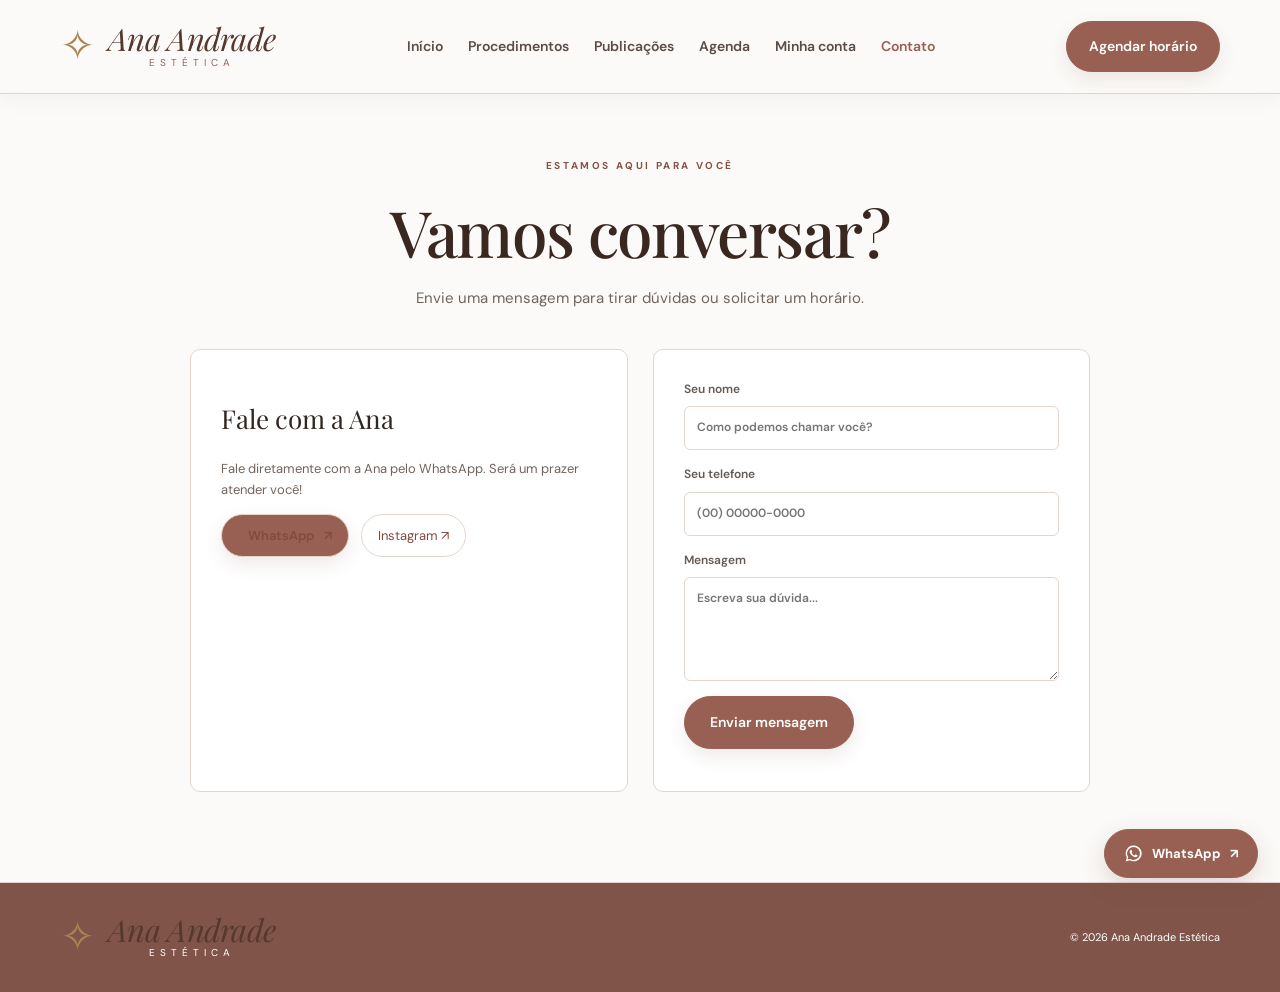
<file: contato.html>
<!DOCTYPE html><html lang="pt-BR"><head><meta charset="UTF-8"><meta name="viewport" content="width=device-width, initial-scale=1.0"><title>Contato | Ana Andrade Estética</title><link rel="stylesheet" href="css/style.css"></head><body><header class="site-header"><a class="brand" href="index.html"><span class="brand-mark">✧</span><span><strong>Ana Andrade</strong><small>ESTÉTICA</small></span></a><nav class="nav"><a href="index.html">Início</a><a href="procedimentos.html">Procedimentos</a><a href="publicacoes.html">Publicações</a><a href="agenda.html">Agenda</a><a href="perfil.html">Minha conta</a><a class="active" href="contato.html">Contato</a></nav><a class="button button-small" href="agenda.html">Agendar horário</a></header><main class="container page-main"><div class="page-heading"><span class="eyebrow">ESTAMOS AQUI PARA VOCÊ</span><h1>Vamos conversar?</h1><p>Envie uma mensagem para tirar dúvidas ou solicitar um horário.</p></div><div class="contact-layout"><div class="contact-card"><h2>Fale com a Ana</h2><p>Fale diretamente com a Ana pelo WhatsApp. Será um prazer atender você!</p><div class="social-links"><a class="button" href="https://wa.me/553196812980" id="whatsapp-link" target="_blank" rel="noopener"><svg class="whatsapp-icon" viewBox="0 0 24 24" aria-hidden="true" focusable="false"><path fill="currentColor" d="M12.04 2a9.86 9.86 0 0 0-8.48 14.9L2.2 22l5.27-1.38A9.95 9.95 0 1 0 12.04 2Zm0 18.1a8.1 8.1 0 0 1-4.13-1.13l-.3-.18-3.13.82.84-3.05-.2-.31A8.12 8.12 0 1 1 12.04 20.1Zm4.45-6.08c-.24-.12-1.43-.7-1.65-.78-.22-.08-.38-.12-.54.12-.16.24-.62.78-.76.94-.14.16-.28.18-.52.06-.24-.12-1.02-.38-1.94-1.2-.72-.64-1.2-1.43-1.34-1.67-.14-.24-.02-.37.1-.49.11-.11.24-.28.36-.42.12-.14.16-.24.24-.4.08-.16.04-.3-.02-.42-.06-.12-.54-1.3-.74-1.78-.2-.47-.4-.4-.54-.41h-.46c-.16 0-.42.06-.64.3-.22.24-.84.82-.84 2s.86 2.32.98 2.48c.12.16 1.69 2.58 4.1 3.62.57.25 1.02.4 1.37.51.58.18 1.1.16 1.51.1.46-.07 1.43-.58 1.63-1.14.2-.56.2-1.04.14-1.14-.06-.1-.22-.16-.46-.28Z"/></svg><span>WhatsApp</span><span aria-hidden="true">↗</span></a><a href="https://instagram.com/" target="_blank" rel="noopener">Instagram ↗</a></div></div><form class="form-card" id="contact-form"><label>Seu nome<input name="name" required placeholder="Como podemos chamar você?"></label><label>Seu telefone<input name="phone" required placeholder="(00) 00000-0000"></label><label>Mensagem<textarea name="message" rows="4" required placeholder="Escreva sua dúvida..."></textarea></label><button class="button" type="submit">Enviar mensagem</button><p class="form-feedback" id="contact-feedback"></p></form></div></main><footer class="footer"><div class="container footer-inner"><a class="brand" href="index.html"><span class="brand-mark">✧</span><span><strong>Ana Andrade</strong><small>ESTÉTICA</small></span></a><small>© <span class="year"></span> Ana Andrade Estética</small></div></footer><script src="js/app.js"></script><a class="whatsapp-float" href="https://wa.me/553196812980?text=Ol%C3%A1%2C%20gostaria%20de%20mais%20informa%C3%A7%C3%B5es." target="_blank" rel="noopener" aria-label="Falar com Ana pelo WhatsApp"><svg class="whatsapp-icon" viewBox="0 0 24 24" aria-hidden="true" focusable="false"><path fill="currentColor" d="M12.04 2a9.86 9.86 0 0 0-8.48 14.9L2.2 22l5.27-1.38A9.95 9.95 0 1 0 12.04 2Zm0 18.1a8.1 8.1 0 0 1-4.13-1.13l-.3-.18-3.13.82.84-3.05-.2-.31A8.12 8.12 0 1 1 12.04 20.1Zm4.45-6.08c-.24-.12-1.43-.7-1.65-.78-.22-.08-.38-.12-.54.12-.16.24-.62.78-.76.94-.14.16-.28.18-.52.06-.24-.12-1.02-.38-1.94-1.2-.72-.64-1.2-1.43-1.34-1.67-.14-.24-.02-.37.1-.49.11-.11.24-.28.36-.42.12-.14.16-.24.24-.4.08-.16.04-.3-.02-.42-.06-.12-.54-1.3-.74-1.78-.2-.47-.4-.4-.54-.41h-.46c-.16 0-.42.06-.64.3-.22.24-.84.82-.84 2s.86 2.32.98 2.48c.12.16 1.69 2.58 4.1 3.62.57.25 1.02.4 1.37.51.58.18 1.1.16 1.51.1.46-.07 1.43-.58 1.63-1.14.2-.56.2-1.04.14-1.14-.06-.1-.22-.16-.46-.28Z"/></svg><span>WhatsApp</span><span aria-hidden="true">↗</span></a>
</body></html>
</file>
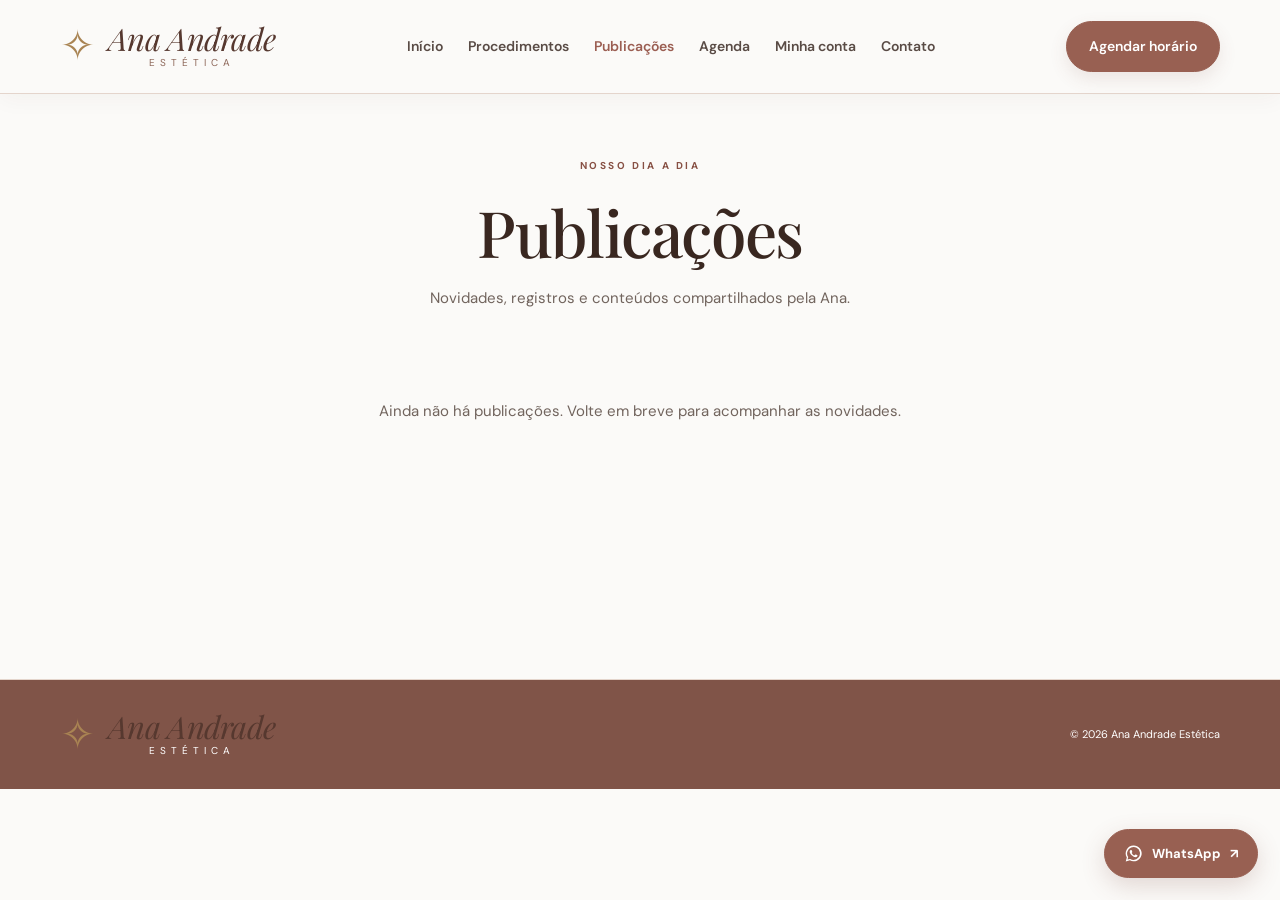
<file: publicacoes.html>
<!DOCTYPE html><html lang="pt-BR"><head><meta charset="UTF-8"><meta name="viewport" content="width=device-width, initial-scale=1.0"><title>Publicações | Ana Andrade Estética</title><link rel="stylesheet" href="css/style.css"></head><body>
<header class="site-header"><a class="brand" href="index.html"><span class="brand-mark">✧</span><span><strong>Ana Andrade</strong><small>ESTÉTICA</small></span></a><button class="menu-toggle" onclick="document.querySelector('.nav').classList.toggle('open')">☰</button><nav class="nav"><a href="index.html">Início</a><a href="procedimentos.html">Procedimentos</a><a class="active" href="publicacoes.html">Publicações</a><a href="agenda.html">Agenda</a><a href="perfil.html">Minha conta</a><a href="contato.html">Contato</a></nav><a class="button button-small" href="agenda.html">Agendar horário</a></header>
<main class="container page-main"><div class="page-heading"><span class="eyebrow">NOSSO DIA A DIA</span><h1>Publicações</h1><p>Novidades, registros e conteúdos compartilhados pela Ana.</p></div><div class="social-feed" id="public-feed"></div></main>
<footer class="footer"><div class="container footer-inner"><a class="brand" href="index.html"><span class="brand-mark">✧</span><span><strong>Ana Andrade</strong><small>ESTÉTICA</small></span></a><small>© <span class="year"></span> Ana Andrade Estética</small></div></footer><script src="js/app.js"></script><a class="whatsapp-float" href="https://wa.me/553196812980?text=Ol%C3%A1%2C%20gostaria%20de%20mais%20informa%C3%A7%C3%B5es." target="_blank" rel="noopener" aria-label="Falar com Ana pelo WhatsApp"><svg class="whatsapp-icon" viewBox="0 0 24 24" aria-hidden="true" focusable="false"><path fill="currentColor" d="M12.04 2a9.86 9.86 0 0 0-8.48 14.9L2.2 22l5.27-1.38A9.95 9.95 0 1 0 12.04 2Zm0 18.1a8.1 8.1 0 0 1-4.13-1.13l-.3-.18-3.13.82.84-3.05-.2-.31A8.12 8.12 0 1 1 12.04 20.1Zm4.45-6.08c-.24-.12-1.43-.7-1.65-.78-.22-.08-.38-.12-.54.12-.16.24-.62.78-.76.94-.14.16-.28.18-.52.06-.24-.12-1.02-.38-1.94-1.2-.72-.64-1.2-1.43-1.34-1.67-.14-.24-.02-.37.1-.49.11-.11.24-.28.36-.42.12-.14.16-.24.24-.4.08-.16.04-.3-.02-.42-.06-.12-.54-1.3-.74-1.78-.2-.47-.4-.4-.54-.41h-.46c-.16 0-.42.06-.64.3-.22.24-.84.82-.84 2s.86 2.32.98 2.48c.12.16 1.69 2.58 4.1 3.62.57.25 1.02.4 1.37.51.58.18 1.1.16 1.51.1.46-.07 1.43-.58 1.63-1.14.2-.56.2-1.04.14-1.14-.06-.1-.22-.16-.46-.28Z"/></svg><span>WhatsApp</span><span aria-hidden="true">↗</span></a>
</body></html>
</file>
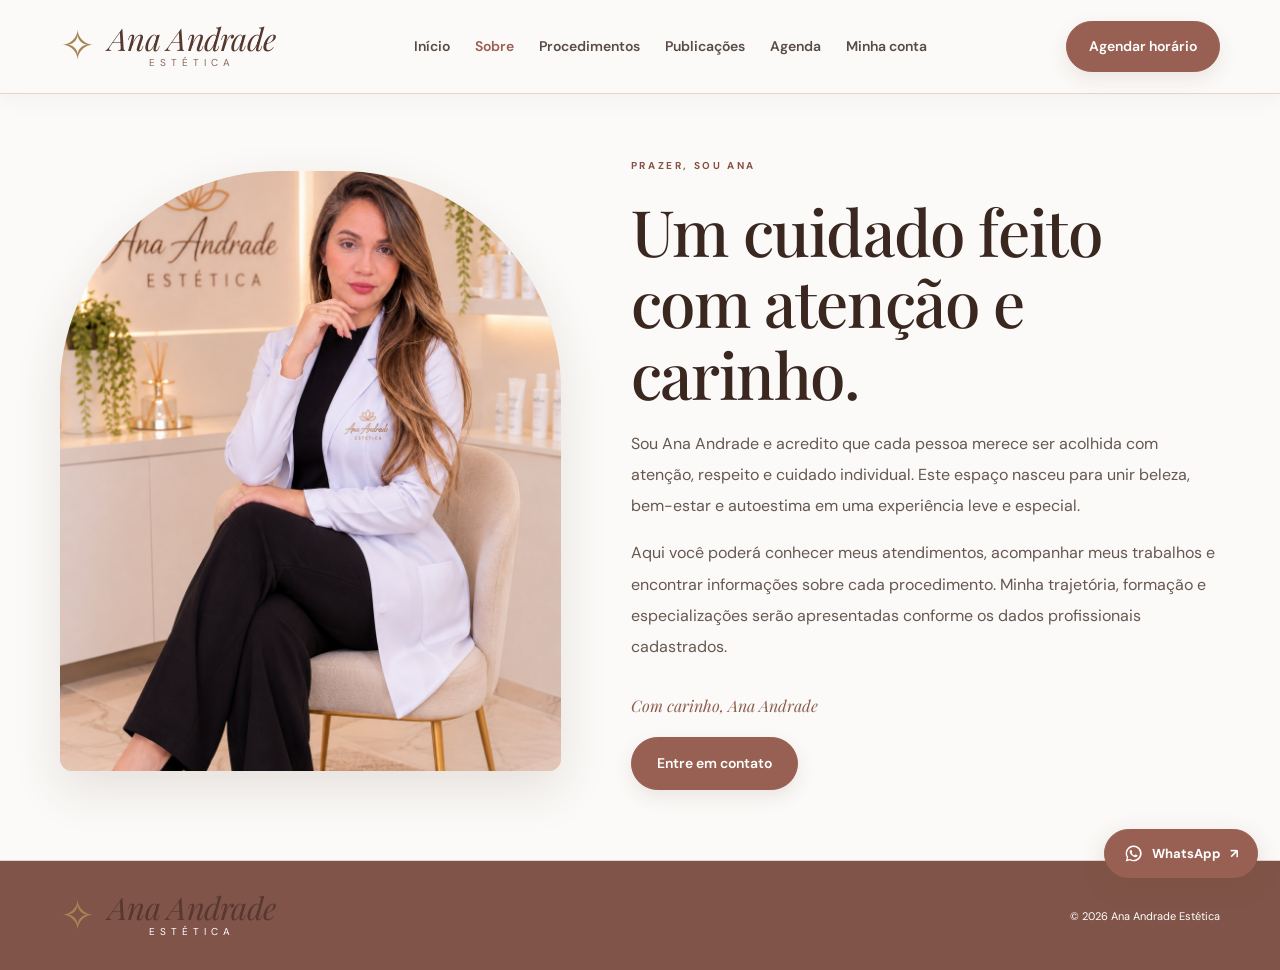
<file: sobre.html>
<!DOCTYPE html><html lang="pt-BR"><head><meta charset="UTF-8"><meta name="viewport" content="width=device-width, initial-scale=1.0"><title>Sobre | Ana Andrade Estética</title><link rel="stylesheet" href="css/style.css"></head><body><header class="site-header"><a class="brand" href="index.html"><span class="brand-mark">✧</span><span><strong>Ana Andrade</strong><small>ESTÉTICA</small></span></a><nav class="nav"><a href="index.html">Início</a><a class="active" href="sobre.html">Sobre</a><a href="procedimentos.html">Procedimentos</a><a href="publicacoes.html">Publicações</a><a href="agenda.html">Agenda</a><a href="perfil.html">Minha conta</a></nav><a class="button button-small" href="agenda.html">Agendar horário</a></header><main class="container page-main about-page"><div class="about-photo"><img id="about-portrait" src="assets/images/ana-andrade-sobre.png" alt="Ana Andrade"></div><div><span class="eyebrow">PRAZER, SOU ANA</span><h1 id="about-title">Um cuidado feito com <em>atenção e carinho.</em></h1><div id="about-bio"><p>Sou Ana Andrade e acredito que cada pessoa merece ser acolhida com atenção, respeito e cuidado individual. Este espaço nasceu para unir beleza, bem-estar e autoestima em uma experiência leve e especial.</p><p>Aqui você poderá conhecer meus atendimentos, acompanhar meus trabalhos e encontrar informações sobre cada procedimento. Minha trajetória, formação e especializações serão apresentadas conforme os dados profissionais que eu cadastrar.</p></div><p class="about-signature">Com carinho, Ana Andrade</p><a class="button" href="contato.html">Entre em contato</a></div></main><footer class="footer"><div class="container footer-inner"><a class="brand" href="index.html"><span class="brand-mark">✧</span><span><strong>Ana Andrade</strong><small>ESTÉTICA</small></span></a><small>© <span class="year"></span> Ana Andrade Estética</small></div></footer><script src="js/app.js"></script><a class="whatsapp-float" href="https://wa.me/553196812980?text=Ol%C3%A1%2C%20gostaria%20de%20mais%20informa%C3%A7%C3%B5es." target="_blank" rel="noopener" aria-label="Falar com Ana pelo WhatsApp"><svg class="whatsapp-icon" viewBox="0 0 24 24" aria-hidden="true" focusable="false"><path fill="currentColor" d="M12.04 2a9.86 9.86 0 0 0-8.48 14.9L2.2 22l5.27-1.38A9.95 9.95 0 1 0 12.04 2Zm0 18.1a8.1 8.1 0 0 1-4.13-1.13l-.3-.18-3.13.82.84-3.05-.2-.31A8.12 8.12 0 1 1 12.04 20.1Zm4.45-6.08c-.24-.12-1.43-.7-1.65-.78-.22-.08-.38-.12-.54.12-.16.24-.62.78-.76.94-.14.16-.28.18-.52.06-.24-.12-1.02-.38-1.94-1.2-.72-.64-1.2-1.43-1.34-1.67-.14-.24-.02-.37.1-.49.11-.11.24-.28.36-.42.12-.14.16-.24.24-.4.08-.16.04-.3-.02-.42-.06-.12-.54-1.3-.74-1.78-.2-.47-.4-.4-.54-.41h-.46c-.16 0-.42.06-.64.3-.22.24-.84.82-.84 2s.86 2.32.98 2.48c.12.16 1.69 2.58 4.1 3.62.57.25 1.02.4 1.37.51.58.18 1.1.16 1.51.1.46-.07 1.43-.58 1.63-1.14.2-.56.2-1.04.14-1.14-.06-.1-.22-.16-.46-.28Z"/></svg><span>WhatsApp</span><span aria-hidden="true">↗</span></a>
</body></html>
</file>
<file: css/style.css>
@import url('https://fonts.googleapis.com/css2?family=DM+Sans:wght@400;500;600;700&family=Playfair+Display:ital,wght@0,500;0,600;0,700;1,500;1,600&display=swap');
:root{--bg:#fbfaf8;--paper:#fff;--ink:#39332f;--muted:#817872;--line:#eee8e2;--rose:#b9897e;--rose-dark:#95695f;--blush:#f4e9e3;--sand:#e9ddd2;--gold:#b79a70;--serif:'Playfair Display',Georgia,serif;--sans:'DM Sans',Arial,sans-serif}
*{box-sizing:border-box}html{scroll-behavior:smooth}body{margin:0;background:var(--bg);color:var(--ink);font-family:var(--sans);font-size:15px;line-height:1.65}a{color:inherit;text-decoration:none}button,input,textarea,select{font:inherit}.container{width:min(1160px,calc(100% - 48px));margin:auto}.site-header{height:82px;padding:0 max(24px,calc((100% - 1160px)/2));display:flex;align-items:center;justify-content:space-between;gap:24px;background:rgba(251,250,248,.96);border-bottom:1px solid var(--line);position:sticky;top:0;z-index:20}.brand{display:flex;align-items:center;gap:10px;white-space:nowrap}.brand-mark{font-size:34px;color:var(--gold);line-height:1}.brand strong{display:block;font:italic 25px var(--serif);color:#72574d;line-height:1.05}.brand small{display:block;text-align:center;letter-spacing:4px;font-size:9px;color:#9c8173}.nav{display:flex;align-items:center;gap:25px}.nav a{font-size:13px;color:#746b65;transition:.2s}.nav a:hover,.nav a.active{color:var(--rose-dark)}.menu-toggle{display:none;border:0;background:none;font-size:24px;color:var(--ink)}.button{display:inline-flex;align-items:center;justify-content:center;gap:10px;border:1px solid var(--rose);border-radius:999px;background:var(--rose);color:#fff;padding:13px 22px;font-size:13px;font-weight:600;cursor:pointer;transition:.2s}.button:hover{background:var(--rose-dark);border-color:var(--rose-dark);transform:translateY(-1px)}.button-small{padding:10px 18px;font-size:12px}.button-light{background:#fff;color:var(--rose-dark);border-color:#fff}.button-ghost{background:transparent;color:var(--rose-dark)}.text-link{font-size:13px;color:var(--rose-dark);font-weight:600}.text-link span{margin-left:8px}.hero{min-height:590px;display:grid;grid-template-columns:1fr .9fr;align-items:center;gap:70px;padding-top:50px;padding-bottom:60px}.hero-copy{padding:20px 0}.eyebrow{font-size:10px;letter-spacing:2.6px;color:var(--rose-dark);font-weight:700}.hero h1,.page-heading h1,.about-page h1{font:500 clamp(42px,5vw,66px)/1.12 var(--serif);letter-spacing:-1.4px;margin:18px 0}.hero h1 em,.intro h2 em,.cta h2 em,.about-page h1 em{color:var(--rose);font-weight:500}.hero-copy>p{max-width:480px;color:var(--muted);font-size:16px;line-height:1.9;margin-bottom:28px}.actions{display:flex;align-items:center;gap:25px;flex-wrap:wrap}.hero-note{margin-top:58px;color:#998b82;font:italic 14px var(--serif)}.hero-note span{color:var(--gold);font-size:23px;vertical-align:middle;margin-right:8px}.hero-photo{height:500px;position:relative;overflow:hidden;border-radius:48% 48% 8px 8px;background:var(--blush)}.hero-photo img{width:100%;height:100%;object-fit:cover;object-position:50% 24%}.photo-caption{position:absolute;bottom:18px;left:18px;background:rgba(255,255,255,.9);padding:10px 16px;border-radius:4px}.photo-caption span{display:block;font:16px var(--serif);letter-spacing:1px}.photo-caption small{color:var(--muted);font-size:10px;letter-spacing:1px}.intro{border-top:1px solid var(--line);border-bottom:1px solid var(--line);padding:54px 0;display:grid;grid-template-columns:1fr 1fr 54px;gap:35px;align-items:center}.intro h2,.cta h2{font:500 35px/1.25 var(--serif);margin:12px 0 0}.intro p{color:var(--muted);max-width:490px;margin:0;line-height:1.9}.circle-link,.icon-button{width:48px;height:48px;border:1px solid var(--sand);border-radius:50%;display:grid;place-items:center;color:var(--rose-dark);background:#fff;font-size:20px}.section{padding-top:80px;padding-bottom:90px}.section-heading{display:flex;align-items:end;justify-content:space-between;margin-bottom:28px}.section-heading h2,.page-heading h1{font:500 40px var(--serif);margin:8px 0 0}.procedure-grid{display:grid;grid-template-columns:repeat(3,1fr);gap:22px}.procedure-card{background:#fff;border:1px solid var(--line);border-radius:9px;overflow:hidden;transition:.25s}.procedure-card:hover{transform:translateY(-4px);box-shadow:0 14px 35px rgba(91,69,54,.08)}.procedure-visual{height:155px;background:linear-gradient(135deg,#f3e9e1,#e8d8ce);display:grid;place-items:center;color:#a78372;font:42px var(--serif)}.procedure-content{padding:18px 20px 20px}.procedure-content small{color:var(--rose-dark);font-size:10px;letter-spacing:1.5px;text-transform:uppercase}.procedure-content h3{font:22px var(--serif);margin:6px 0}.procedure-content p{font-size:13px;color:var(--muted);min-height:42px;margin:0 0 15px}.procedure-content a{font-size:12px;color:var(--rose-dark);font-weight:700}.publication-band{background:#f2e9e2;padding:65px 0}.publication-inner{display:flex;justify-content:space-between;align-items:center;gap:30px}.publication-inner h2{font:500 38px var(--serif);margin:10px 0}.publication-inner h2 em{color:var(--rose-dark)}.publication-inner p{color:var(--muted);margin-bottom:22px}.publication-art{width:220px;height:180px;border:1px solid #cbb5a6;border-radius:50%;display:grid;place-items:center;color:var(--gold);font-size:54px;flex-shrink:0}.publication-art span{font:11px var(--sans);letter-spacing:3px;text-align:center;color:#9b7c6d}.cta{padding:70px 0;display:flex;align-items:center;justify-content:space-between;gap:20px}.footer{background:#f2eeea;border-top:1px solid var(--line);padding:30px 0}.footer-inner{display:flex;align-items:center;justify-content:space-between;gap:20px}.footer p,.footer small{font-size:11px;color:var(--muted)}.footer-inner>div{display:flex;gap:18px}.footer-inner>div a{font-size:11px;color:var(--muted)}.page-main{padding-top:65px;padding-bottom:90px;min-height:65vh}.page-heading{text-align:center;max-width:700px;margin:0 auto 40px}.page-heading h1{font-size:48px}.page-heading p{color:var(--muted);margin:12px 0}.filters{display:flex;justify-content:center;gap:10px;margin:0 0 30px;flex-wrap:wrap}.filter{border:1px solid var(--line);background:#fff;color:var(--muted);border-radius:30px;padding:9px 18px;font-size:12px;cursor:pointer}.filter.active,.filter:hover{background:var(--rose);border-color:var(--rose);color:#fff}.procedure-grid-large{grid-template-columns:repeat(3,1fr)}.back-link{display:inline-block;color:var(--rose-dark);font-size:13px;margin-bottom:30px}.detail-layout{display:grid;grid-template-columns:.9fr 1.1fr;gap:55px;align-items:start}.detail-art{height:440px;background:linear-gradient(145deg,#f3e8df,#e4d1c5);border-radius:8px;display:grid;place-items:center;color:#aa8878;font:80px var(--serif)}.detail-copy h1{font:500 46px var(--serif);margin:10px 0}.detail-copy p{color:var(--muted);line-height:1.9}.detail-meta{display:flex;gap:25px;margin:24px 0;color:var(--rose-dark);font-size:13px}.detail-box{background:#fff;border:1px solid var(--line);padding:20px;border-radius:8px;margin:18px 0}.detail-box h3{font:20px var(--serif);margin:0 0 8px}.detail-box p{margin:0}.about-page{display:grid;grid-template-columns:.85fr 1fr;gap:70px;align-items:center}.about-photo{height:560px;border-radius:46% 46% 8px 8px;overflow:hidden;background:var(--blush)}.about-photo img{width:100%;height:100%;object-fit:cover;object-position:50% 20%}.about-page h1{font-size:46px}.about-page p{color:var(--muted);line-height:1.9}.social-feed{max-width:720px;margin:auto;display:grid;gap:22px}.post-card{background:#fff;border:1px solid var(--line);border-radius:10px;overflow:hidden}.post-head{padding:16px 20px;display:flex;align-items:center;gap:12px}.post-avatar{width:38px;height:38px;border-radius:50%;background:var(--blush);display:grid;place-items:center;color:var(--rose-dark)}.post-head strong{display:block;font-size:13px}.post-head small{color:var(--muted);font-size:11px}.post-image{width:100%;max-height:420px;object-fit:cover;display:block;background:var(--blush)}.post-text{padding:18px 20px;color:var(--muted);white-space:pre-wrap}.calendar-card{max-width:720px;margin:auto;background:#fff;border:1px solid var(--line);border-radius:12px;padding:26px}.calendar-top{display:flex;align-items:center;justify-content:space-between;margin-bottom:20px}.calendar-top h2{font:24px var(--serif);margin:0}.calendar-grid{display:grid;grid-template-columns:repeat(7,1fr);gap:8px;text-align:center}.calendar-grid>span{font-size:11px;color:var(--muted);padding:8px 0}.calendar-day{min-height:42px;border:1px solid transparent;background:#faf8f6;border-radius:7px;cursor:pointer;color:var(--ink)}.calendar-day.free{background:#edf4ee;border-color:#d8e7da}.calendar-day.busy{background:#f7e9e6;border-color:#edd6d0}.calendar-day.selected{outline:2px solid var(--rose);outline-offset:1px}.calendar-day:disabled{opacity:.3;cursor:default}.legend{display:flex;gap:18px;flex-wrap:wrap;margin-top:20px;font-size:11px;color:var(--muted)}.legend span{display:flex;align-items:center;gap:6px}.dot{width:9px;height:9px;border-radius:50%;display:inline-block}.dot.free{background:#9ab69e}.dot.busy{background:#d5a39a}.dot.unset{background:#d9d2cb}.selected-date{margin-top:22px;padding:16px;background:#faf8f6;border-radius:8px;font-size:13px}.calendar-disclaimer{font-size:11px;color:var(--muted);margin-top:12px}.contact-layout{display:grid;grid-template-columns:1fr 1fr;gap:25px;max-width:900px;margin:auto}.contact-card,.form-card{background:#fff;border:1px solid var(--line);border-radius:10px;padding:30px}.contact-card h2{font:26px var(--serif)}.contact-card p{color:var(--muted);font-size:13px}.form-card label,.admin-form label{display:grid;gap:7px;color:#655b55;font-size:12px;font-weight:600;margin-bottom:15px}.form-card input,.form-card textarea,.admin-form input,.admin-form textarea,.admin-form select{width:100%;border:1px solid var(--line);border-radius:6px;background:#fff;padding:11px 12px;color:var(--ink);outline:none}.form-card input:focus,.form-card textarea:focus,.admin-form input:focus,.admin-form textarea:focus,.admin-form select:focus{border-color:var(--rose)}.muted,.small{color:var(--muted)}.small{font-size:11px}.form-feedback{font-size:12px;color:var(--rose-dark)}.empty-state{text-align:center;padding:50px;color:var(--muted)}
@media(max-width:900px){.nav{gap:13px}.nav a{font-size:12px}.hero{gap:35px;min-height:500px}.hero-photo{height:430px}.procedure-grid{grid-template-columns:repeat(2,1fr)}.footer-inner{flex-wrap:wrap}.detail-layout{gap:30px}.about-page{gap:35px}}
@media(max-width:700px){.container{width:min(100% - 32px,560px)}.site-header{height:68px;padding:0 16px;gap:10px}.brand strong{font-size:21px}.brand-mark{font-size:28px}.menu-toggle{display:block;margin-left:auto}.nav{display:none;position:absolute;top:68px;left:0;right:0;padding:18px 22px;background:#fff;border-bottom:1px solid var(--line);flex-direction:column;align-items:flex-start;gap:15px}.nav.open{display:flex}.site-header>.button{display:none}.hero{grid-template-columns:1fr;gap:24px;padding-top:35px;padding-bottom:40px}.hero-copy{padding:0}.hero h1{font-size:44px}.hero-copy>p{font-size:14px}.hero-note{margin-top:28px}.hero-photo{height:420px;max-width:430px;width:100%;margin:auto}.intro{grid-template-columns:1fr 46px;gap:15px;padding:35px 0}.intro>p{grid-column:1/-1;grid-row:2}.intro h2,.cta h2{font-size:29px}.section{padding:55px 0}.section-heading h2{font-size:30px}.procedure-grid,.procedure-grid-large{grid-template-columns:1fr 1fr;gap:12px}.procedure-visual{height:120px}.procedure-content{padding:13px}.procedure-content h3{font-size:18px}.procedure-content p{font-size:11px}.publication-inner{align-items:flex-start}.publication-art{width:110px;height:110px;font-size:30px}.publication-art span{font-size:8px}.publication-inner h2{font-size:29px}.cta{padding:48px 0;align-items:flex-start;flex-direction:column}.footer-inner{align-items:flex-start;flex-direction:column}.footer-inner>div{flex-wrap:wrap}.page-main{padding-top:45px;padding-bottom:60px}.page-heading h1{font-size:40px}.detail-layout,.about-page,.contact-layout{grid-template-columns:1fr;gap:25px}.detail-art{height:270px}.detail-copy h1,.about-page h1{font-size:38px}.about-photo{height:420px;max-width:420px;margin:auto}.calendar-card{padding:16px}.calendar-grid{gap:4px}.calendar-day{min-height:37px;font-size:12px}.legend{gap:10px}.contact-card,.form-card{padding:22px}}
@media(max-width:380px){.procedure-grid,.procedure-grid-large{grid-template-columns:1fr}.hero h1{font-size:39px}.hero-photo{height:360px}}

/* Refinamento visual — versão clean 2 */
.site-header{height:94px}.brand strong{font-size:29px}.nav a{font-size:15px}.site-header>.button{font-size:14px;padding:13px 22px}
.hero{width:100%;max-width:none;min-height:590px;padding:0 max(32px,calc((100% - 1240px)/2));grid-template-columns:1fr 1fr;gap:34px;overflow:hidden;background:linear-gradient(100deg,#fbfaf8 0%,#fbfaf8 43%,rgba(251,250,248,.82) 56%,rgba(251,250,248,0) 77%)}
.hero-copy{position:relative;z-index:2;padding:60px 0}.hero h1{font-size:clamp(48px,5.4vw,72px)}.hero-photo{height:590px;max-width:620px;width:100%;justify-self:end;border-radius:0;overflow:visible;background:transparent;mask-image:linear-gradient(to right,transparent 0%,#000 23%)}.hero-photo img{object-fit:cover;object-position:50% 22%;border-radius:0;mix-blend-mode:multiply}.photo-caption{display:none}.hero-signature{font:italic 21px var(--serif);color:var(--rose-dark);margin-top:22px}.hero-brandline{font:italic 34px var(--serif);color:#72574d;margin:0 0 5px}.hero-brandline small{display:block;font:600 11px var(--sans);letter-spacing:7px;color:#9c8173;margin-top:7px}.hero-quote{font:italic 19px var(--serif);color:#8b6a5d;margin:20px 0 0}.page-heading h1{font-size:clamp(44px,5vw,58px)}.section-heading h2{font-size:clamp(36px,4vw,46px)}
.procedure-visual{height:220px;overflow:hidden;background:#f3ebe5}.procedure-visual img{width:100%;height:100%;object-fit:cover;display:block;transition:transform .5s}.procedure-card:hover .procedure-visual img{transform:scale(1.045)}.procedure-card{border-radius:13px}.procedure-content h3{font-size:24px}.procedure-content p{font-size:14px}.procedure-content a{font-size:14px}.procedure-grid,.procedure-grid-large{gap:26px}
.social-feed{max-width:720px;margin:auto;display:grid;gap:24px}.post-card{background:#fff;border:1px solid var(--line);border-radius:16px;overflow:hidden;box-shadow:0 8px 30px rgba(91,69,54,.04)}.post-head{padding:18px 20px;display:flex;align-items:center;gap:12px}.post-avatar{width:42px;height:42px;border-radius:50%;display:grid;place-items:center;background:#f3e7e0;color:#95695f;font:18px var(--serif)}.post-head strong,.post-head small{display:block}.post-head strong{font-size:14px}.post-head small{font-size:11px;color:var(--muted)}.post-image{width:100%;max-height:520px;object-fit:cover;display:block}.post-text{padding:18px 20px;color:#5f5751;white-space:pre-wrap}.post-actions{display:flex;align-items:center;gap:16px;padding:0 20px 15px}.post-actions button{border:0;background:transparent;color:#98766b;cursor:pointer;font-size:13px}.post-comments{padding:0 20px 18px}.post-comments input{width:100%;border:1px solid var(--line);border-radius:22px;padding:10px 14px}.comment-line{font-size:12px;color:#756a63;margin:8px 0}
.account-layout,.chat-layout{max-width:850px;margin:auto;background:#fff;border:1px solid var(--line);border-radius:16px;padding:28px;box-shadow:0 8px 30px rgba(91,69,54,.04)}.account-tabs{display:flex;gap:10px;margin-bottom:22px}.account-tabs button{border:1px solid var(--line);background:#fff;border-radius:30px;padding:9px 17px;cursor:pointer}.account-tabs button.active{background:var(--rose);color:#fff;border-color:var(--rose)}.account-form{display:grid;gap:14px;max-width:520px}.account-form label,.chat-compose label{display:grid;gap:6px;font-size:13px;color:#6f625a}.account-form input,.chat-compose input,.chat-compose textarea{border:1px solid var(--line);border-radius:8px;padding:12px;background:#fff}.profile-booking{padding:14px;border:1px solid var(--line);border-radius:9px;margin:10px 0;font-size:13px}.chat-window{height:390px;overflow:auto;background:#fbf8f5;border:1px solid var(--line);border-radius:12px;padding:18px;display:flex;flex-direction:column;gap:12px}.chat-message{max-width:78%;padding:11px 14px;border-radius:14px;background:#eee7e1;font-size:13px;white-space:pre-wrap}.chat-message.mine{align-self:flex-end;background:#ead8d1}.chat-message small{display:block;font-size:9px;color:#8c7b72;margin-top:5px}.chat-compose{display:flex;gap:10px;margin-top:12px}.chat-compose input{flex:1}.social-links{display:flex;gap:12px;flex-wrap:wrap}.social-links a{border:1px solid var(--line);border-radius:30px;padding:10px 16px;color:var(--rose-dark);font-size:13px}
@media(max-width:850px){.site-header{height:76px}.hero{grid-template-columns:1fr;gap:0;padding:35px 24px 0;min-height:auto;background:linear-gradient(180deg,#fbfaf8 0%,#fbfaf8 48%,rgba(251,250,248,.3) 100%)}.hero-copy{padding:30px 0 10px}.hero-photo{height:420px;max-width:100%;justify-self:center;mask-image:linear-gradient(to bottom,transparent 0%,#000 18%)}.hero-photo img{object-position:50% 18%}.hero-brandline{font-size:29px}.procedure-visual{height:190px}}
@media(max-width:560px){.site-header{padding:0 16px}.site-header>.button{display:none}.nav{top:76px}.hero{padding:24px 20px 0}.hero h1{font-size:43px}.hero-photo{height:360px}.hero-quote{font-size:16px}.procedure-visual{height:180px}.account-layout,.chat-layout{padding:16px}.chat-compose{flex-direction:column}.post-head{padding:14px}.post-text{padding:14px}.post-actions{padding:0 14px 12px}}


/* V3 — identidade mais marcante, fotografia em destaque e navegação */
:root{--ink:#302521;--muted:#71645d;--rose:#a9685d;--rose-dark:#814b43;--gold:#a98453;--blush:#f0ded5;--line:#e4d5cc}
.site-header{height:94px;box-shadow:0 5px 22px rgba(68,43,34,.045)}
.brand{gap:13px}.brand-mark{font-size:42px;color:#a98453}
.brand strong{font-size:31px;color:#56382f;letter-spacing:-.7px}
.brand small{font-size:10px;letter-spacing:5px;color:#8d6759}
.nav a{font-size:14px;font-weight:600;color:#594b45}
.nav a.active,.nav a:hover{color:#9b5e52}
.button{background:#986052;border-color:#986052;font-size:14px;padding:14px 25px;box-shadow:0 7px 18px rgba(125,76,63,.12)}
.button:hover{background:#74483f;border-color:#74483f}
.hero{min-height:660px;grid-template-columns:1fr 1.02fr;gap:36px;padding-top:14px;padding-bottom:48px;overflow:hidden}
.hero-copy{padding:26px 0 26px max(0px,calc((100vw - 1160px)/2));position:relative;z-index:2}
.hero-brandline{font:italic 500 clamp(43px,5vw,68px)/.98 var(--serif);color:#57372e;letter-spacing:-1.8px;margin:10px 0 8px;white-space:nowrap}
.hero-brandline small{display:block;font:600 13px var(--sans);letter-spacing:8px;color:#946a58;margin:13px 0 0 5px}
.hero h1{font-size:clamp(38px,4.1vw,57px);margin:22px 0 14px;color:#33251f}
.hero-copy>p{font-size:17px;color:#665750;max-width:500px}
.hero-photo{height:625px;margin-top:-2px;margin-right:calc((1160px - 100vw)/2);border-radius:0 0 0 44%;position:relative;overflow:hidden;background:#ead9cf}
.hero-photo:before{content:"";position:absolute;inset:0;z-index:1;background:linear-gradient(90deg,#fbfaf8 0%,rgba(251,250,248,.78) 10%,rgba(251,250,248,.08) 38%,transparent 58%);pointer-events:none}
.hero-photo:after{content:"";position:absolute;inset:0;background:linear-gradient(0deg,rgba(80,48,37,.12),transparent 40%);pointer-events:none}
.hero-photo img{height:100%;width:100%;object-fit:cover;object-position:center 18%;display:block}
.hero-quote{font:italic 20px var(--serif);color:#8a5c50;margin-top:38px}
.page-heading h1,.about-page h1{color:#392720;font-size:clamp(46px,5vw,68px)}
.section-heading h2,.intro h2,.cta h2{color:#392720}
.eyebrow{color:#875044}
.footer{background:#805448;color:#fff}.footer a,.footer p,.footer small{color:#fff}
.about-page{align-items:center;gap:70px;padding-top:60px;padding-bottom:70px}
.about-photo{height:600px;overflow:hidden;border-radius:220px 220px 12px 12px;box-shadow:0 18px 48px rgba(83,53,42,.13)}
.about-photo img{width:100%;height:100%;object-fit:cover;object-position:center 18%}
.about-page p{font-size:16px;line-height:1.95;color:#665750}
.page-main{padding-top:58px}
.page-heading{margin-bottom:38px}
.page-heading h1{margin:12px 0}
@media(max-width:850px){
 .site-header{height:78px;padding:0 18px}.brand strong{font-size:25px}.brand-mark{font-size:35px}
 .hero{grid-template-columns:1fr;gap:0;padding-top:0;min-height:auto}
 .hero-copy{padding:32px 24px 26px;width:100%;order:2}
 .hero-photo{order:1;height:420px;margin:0 -24px;border-radius:0 0 0 34%;width:calc(100% + 48px)}
 .hero-photo:before{background:linear-gradient(0deg,#fbfaf8 0%,rgba(251,250,248,.25) 25%,transparent 60%)}
 .hero-photo img{object-position:center 16%}
 .hero-brandline{font-size:50px}
 .about-page{gap:30px}.about-photo{height:440px}
}
@media(max-width:560px){
 .hero-photo{height:390px}.hero-brandline{font-size:43px}.hero h1{font-size:39px}
 .hero-copy{padding:22px 22px 34px}.hero-quote{margin-top:25px}
 .page-heading h1{font-size:45px}
}

.account-switch{display:flex;align-items:center;gap:8px;flex-wrap:wrap;padding:0 0 18px;border-bottom:1px solid var(--line);margin-bottom:22px}
.account-switch p{margin:0;color:var(--muted);font-size:14px}
.account-switch button{border:0;background:none;padding:0;font-weight:700;text-decoration:underline;cursor:pointer}
.about-signature{font:italic 25px var(--serif);color:#8d5d50!important;margin-top:28px}

/* Atualizações: mensagens em estilo de mensageiro e perfil social */
.wa-layout{display:grid;grid-template-columns:320px minmax(0,1fr);min-height:520px;background:#fff;border:1px solid #e8e2dc;border-radius:14px;overflow:hidden;box-shadow:0 12px 35px rgba(65,48,38,.06)}
.wa-contacts{border-right:1px solid #eee8e2;background:#fff}.wa-contact-heading{padding:18px 20px;font-weight:700;border-bottom:1px solid #eee8e2;color:#59483f}
.wa-contact{width:100%;display:flex;align-items:center;gap:12px;padding:14px 16px;border:0;border-bottom:1px solid #f1ece8;background:#fff;text-align:left;cursor:pointer;color:#453a34}
.wa-contact:hover,.wa-contact.selected{background:#f8f0eb}.wa-contact img,.wa-active-head img{width:46px;height:46px;border-radius:50%;object-fit:cover;background:#f1e6df;flex-shrink:0}
.wa-contact span{min-width:0;display:block}.wa-contact strong,.wa-contact small{display:block;overflow:hidden;text-overflow:ellipsis;white-space:nowrap}.wa-contact small{font-size:11px;color:#817872;margin-top:3px}
.wa-conversation{min-width:0;background:#f7f4f0;display:flex;flex-direction:column}.wa-empty{display:grid;place-items:center;min-height:520px;padding:25px;text-align:center;color:#817872}.wa-active-head{height:76px;background:#fff;border-bottom:1px solid #eee8e2;display:flex;align-items:center;gap:12px;padding:12px 20px;color:#59483f}
.wa-conversation .chat-window{height:370px;overflow:auto;padding:22px;background-color:#f7f4f0;background-image:radial-gradient(#e8ded6 .7px,transparent .7px);background-size:16px 16px}
.wa-conversation .chat-compose{display:flex;gap:10px;padding:14px;background:#fff;border-top:1px solid #eee8e2}.wa-conversation .chat-compose input{min-width:0;flex:1;border:1px solid #e6ddd6;border-radius:25px;padding:12px 16px;background:#fff;color:#39332f}
.chat-message{width:fit-content;max-width:78%;padding:11px 14px;margin:8px 0;background:#fff;border-radius:12px 12px 12px 3px;box-shadow:0 1px 2px #0000000b;color:#413832;font-size:13px}.chat-message.mine{margin-left:auto;background:#f0e2d9;border-radius:12px 12px 3px 12px}.chat-message small{display:block;margin-top:6px;color:#8a7c73;font-size:9px}
.social-profile-head{display:flex;align-items:center;gap:18px;margin-bottom:22px;padding:20px;background:#f7f0eb;border-radius:14px}.social-profile-head img{width:88px;height:88px;border-radius:50%;object-fit:cover;background:#eadbd2}.social-profile-head h2{margin:0;color:#59483f}.social-profile-head p{margin:4px 0;color:#817872}
.admin-lock-card .button,.admin-header .button,.admin-sidebar .admin-tab{color:#594238}.admin-lock-card .button{background:#b9897e;color:#fff}.admin-lock-card input{color:#39332f;background:#fff}
@media(max-width:700px){.wa-layout{grid-template-columns:1fr;min-height:0}.wa-contacts{border-right:0;border-bottom:1px solid #eee8e2}.wa-contact{padding:11px 14px}.wa-empty{min-height:220px}.wa-conversation .chat-window{height:340px}.wa-active-head{height:66px}}

/* Ajustes de acessibilidade e privacidade — versão 6 */
.footer,.footer a,.footer p,.footer small,.footer .nav a,.footer-inner a{color:#fff!important}
.footer a:hover{color:#f5dfd5!important}
.client-chat-mode{grid-template-columns:minmax(0,1fr)!important;min-height:0}
.client-chat-mode .wa-conversation{width:100%}
.client-chat-mode .wa-empty{display:none!important}
.client-chat-mode .wa-active-head{display:flex}
.chat-delete-message{display:block;margin:7px 0 0 auto;padding:2px 0;border:0;background:transparent;color:#986052;font-size:10px;text-decoration:underline;cursor:pointer}
.chat-delete-message:hover{color:#74483f}
.profile-account-actions{display:flex;gap:12px;flex-wrap:wrap;margin-top:18px}
.button-danger{background:#8d3f3b;border-color:#8d3f3b;color:#fff!important}
.button-danger:hover{background:#71312e;border-color:#71312e}
@media(max-width:560px){.client-chat-mode .wa-conversation .chat-window{height:55vh;min-height:300px}.profile-account-actions{flex-direction:column;align-items:stretch}}


/* Atalho do WhatsApp no mesmo tom dos ícones e botões do site */
.whatsapp-float{position:fixed;right:22px;bottom:22px;z-index:999;display:inline-flex;align-items:center;justify-content:center;gap:9px;padding:13px 19px;border:1px solid #986052;border-radius:999px;background:#986052;color:#fff;text-decoration:none;font-weight:700;font-size:13px;box-shadow:0 8px 24px rgba(125,76,63,.20);transition:transform .2s,background .2s,box-shadow .2s}
.whatsapp-float:hover{background:#74483f;border-color:#74483f;transform:translateY(-2px);box-shadow:0 12px 28px rgba(83,53,42,.24)}
.whatsapp-float .whatsapp-icon{width:19px;height:19px;display:block;flex:none}
@media(max-width:600px){.whatsapp-float{right:14px;bottom:14px;padding:12px 15px;font-size:12px}}

/* Corrige a exibição de elementos ocultos */
[hidden] {
    display: none !important;
}
</file>
